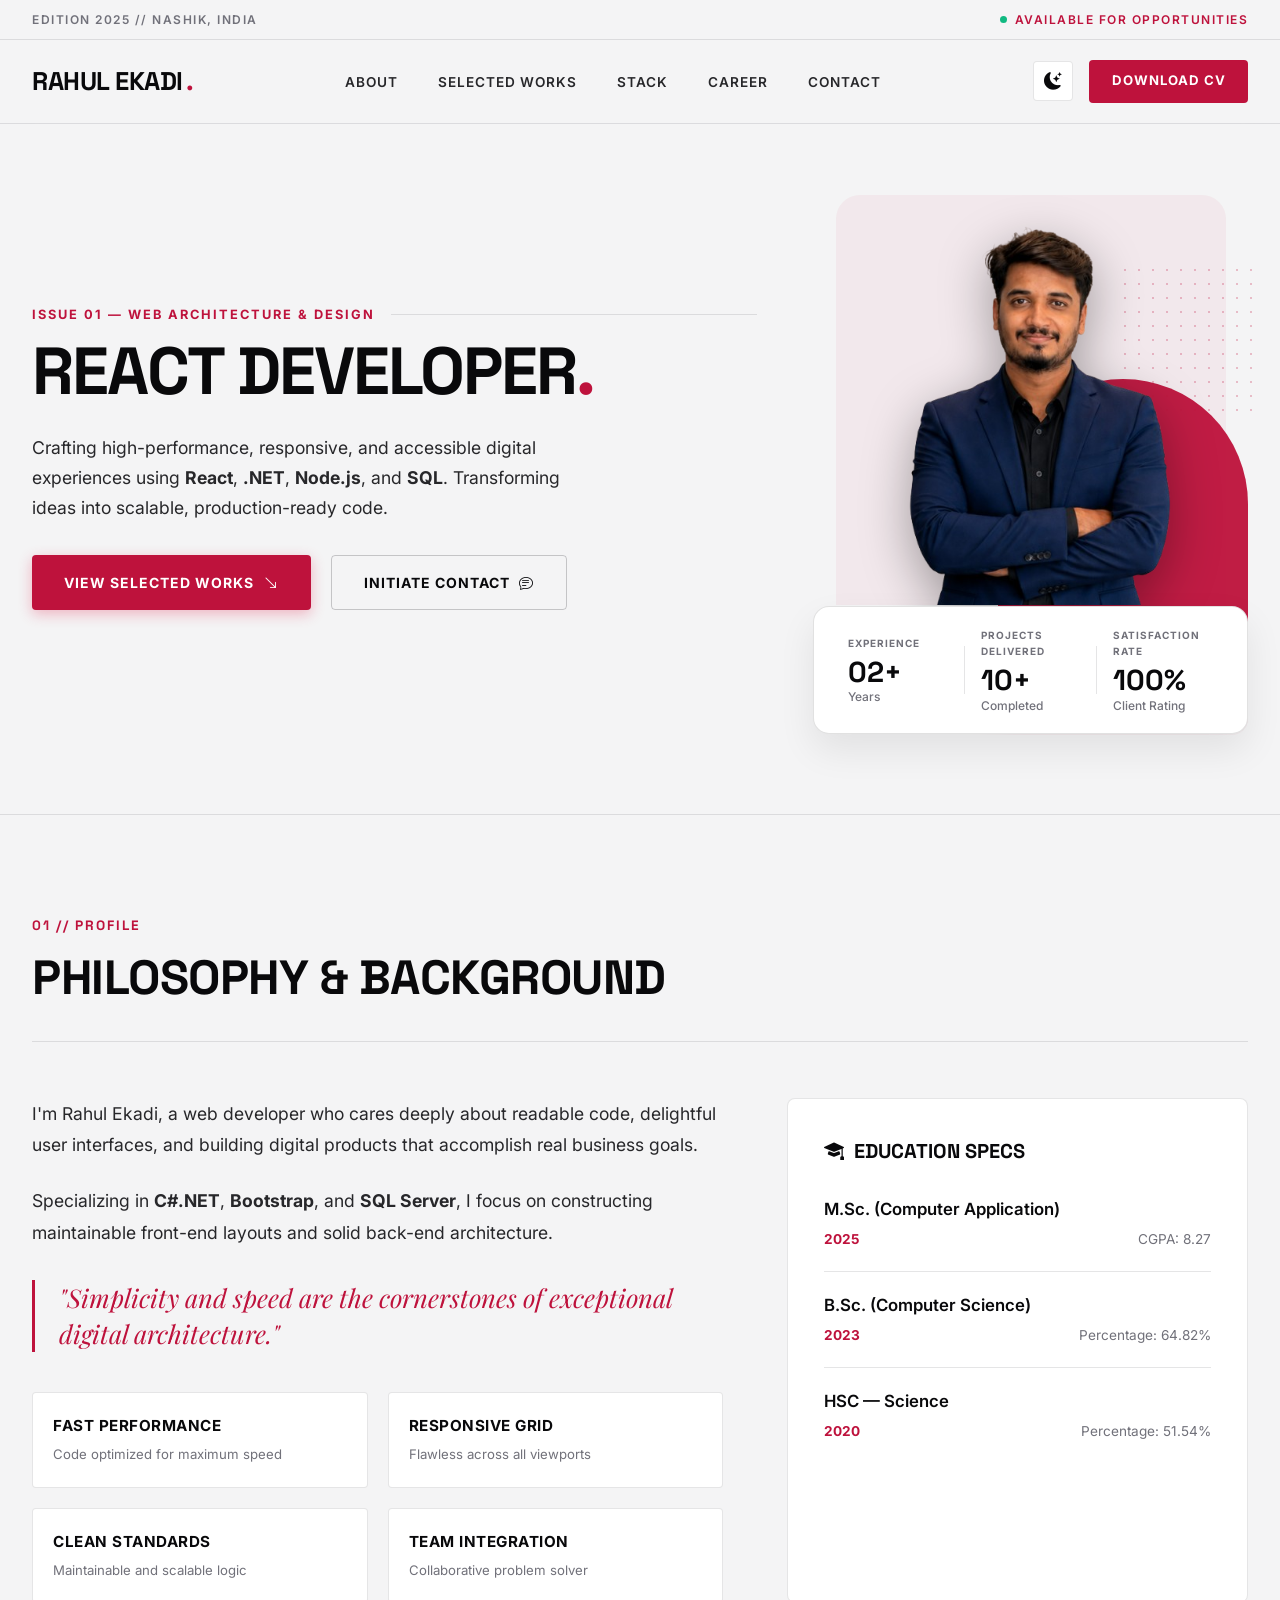
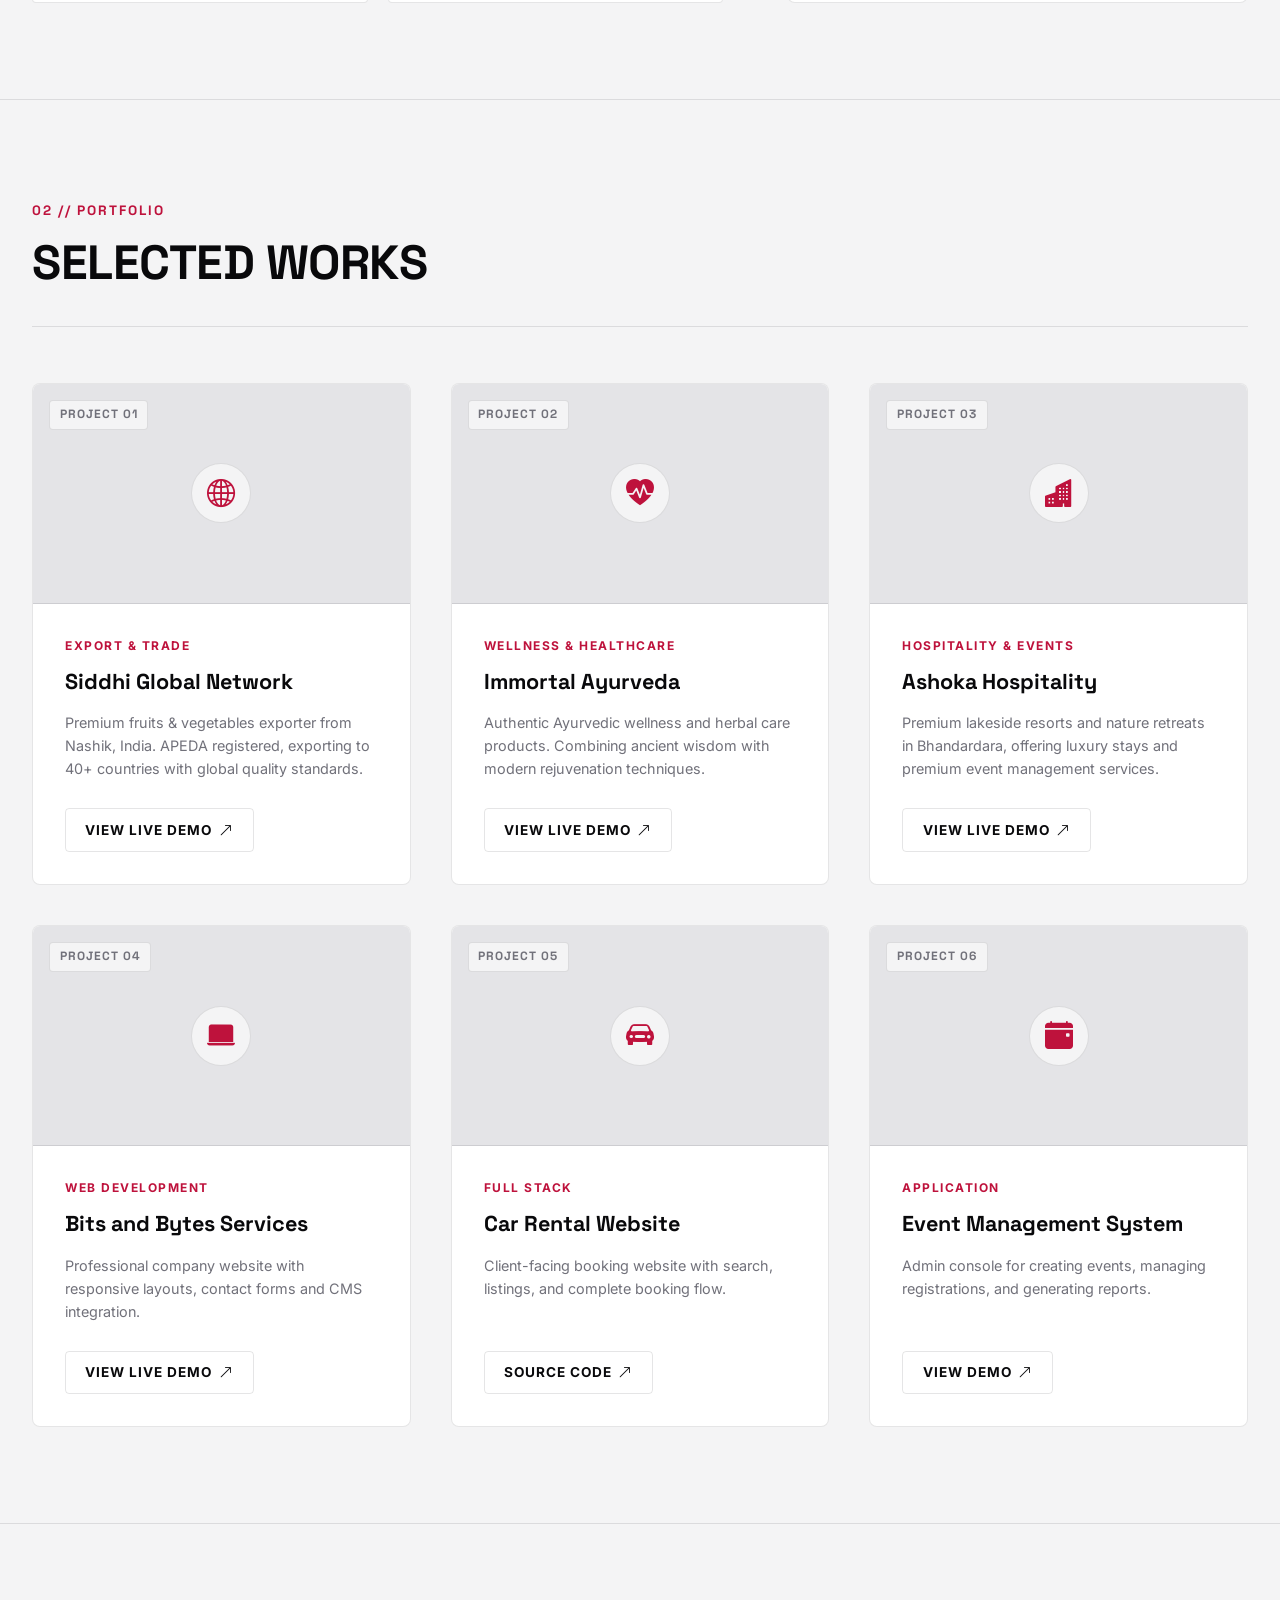
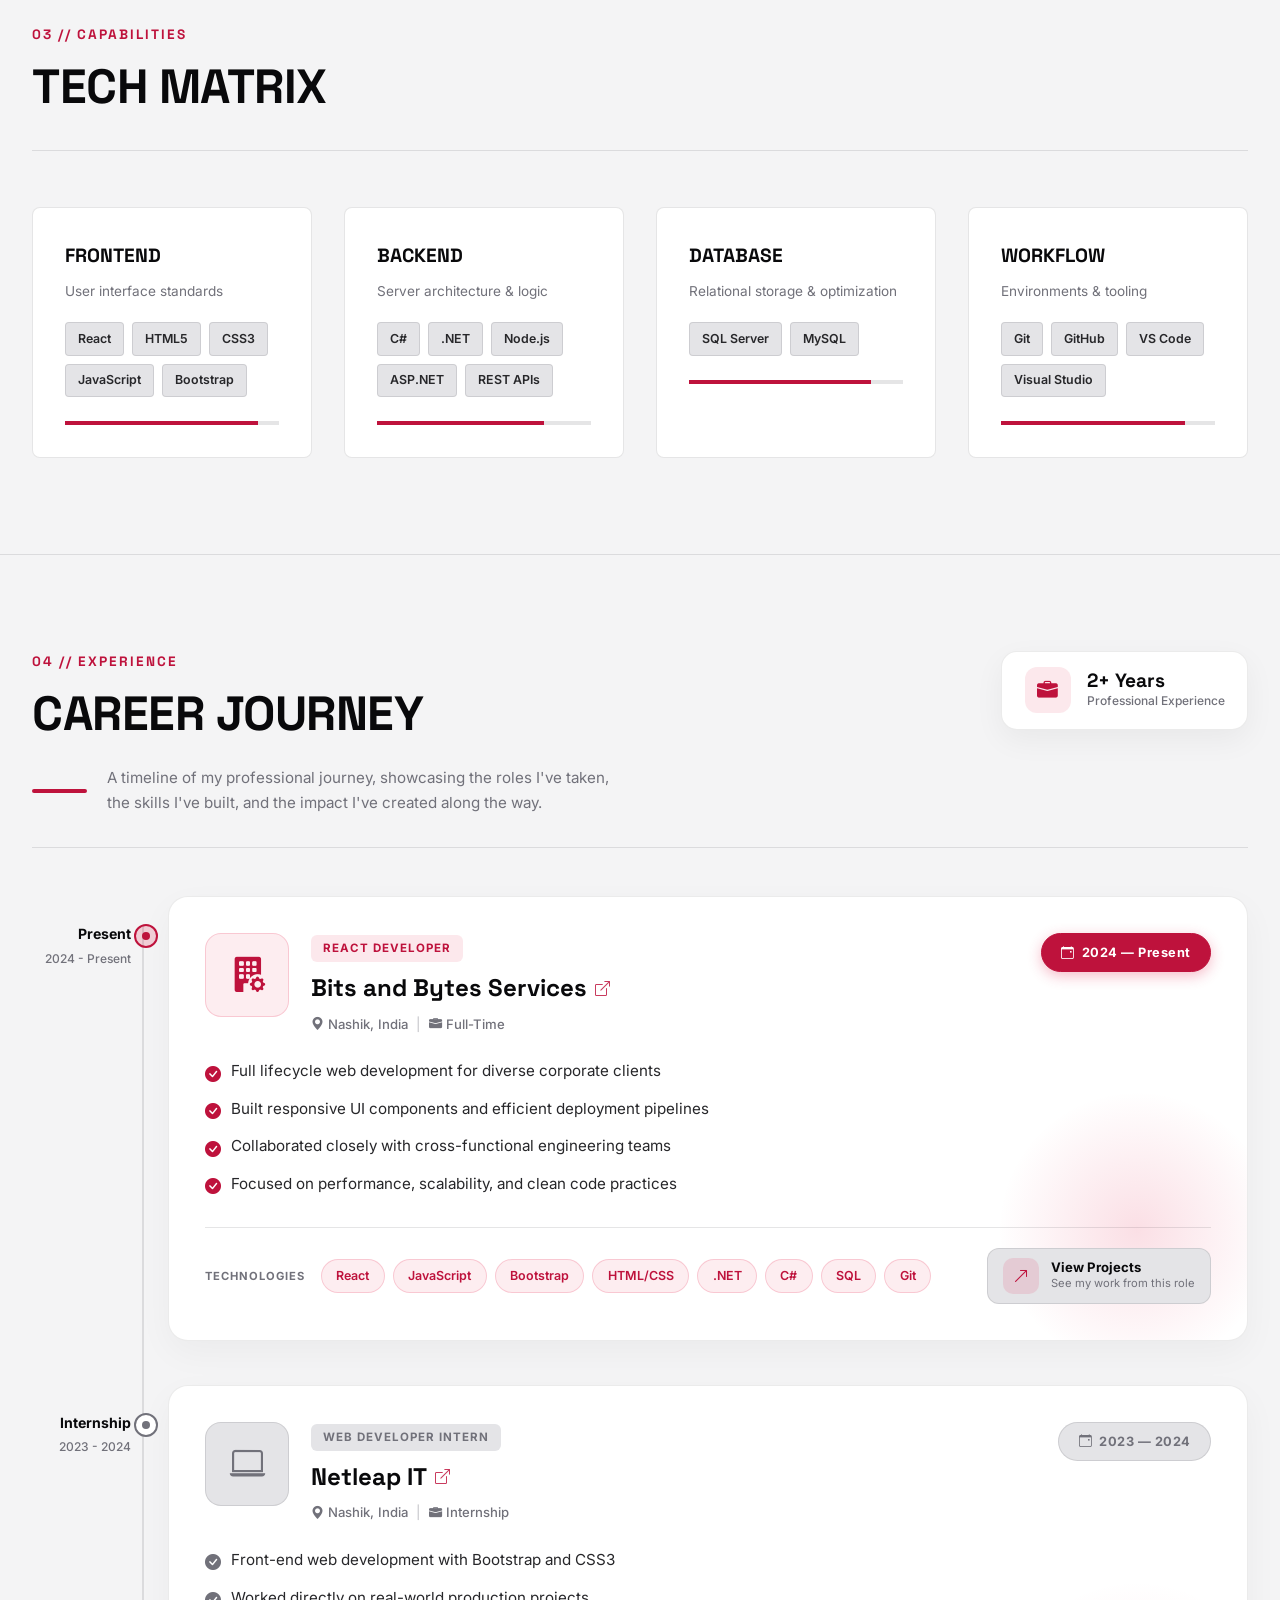
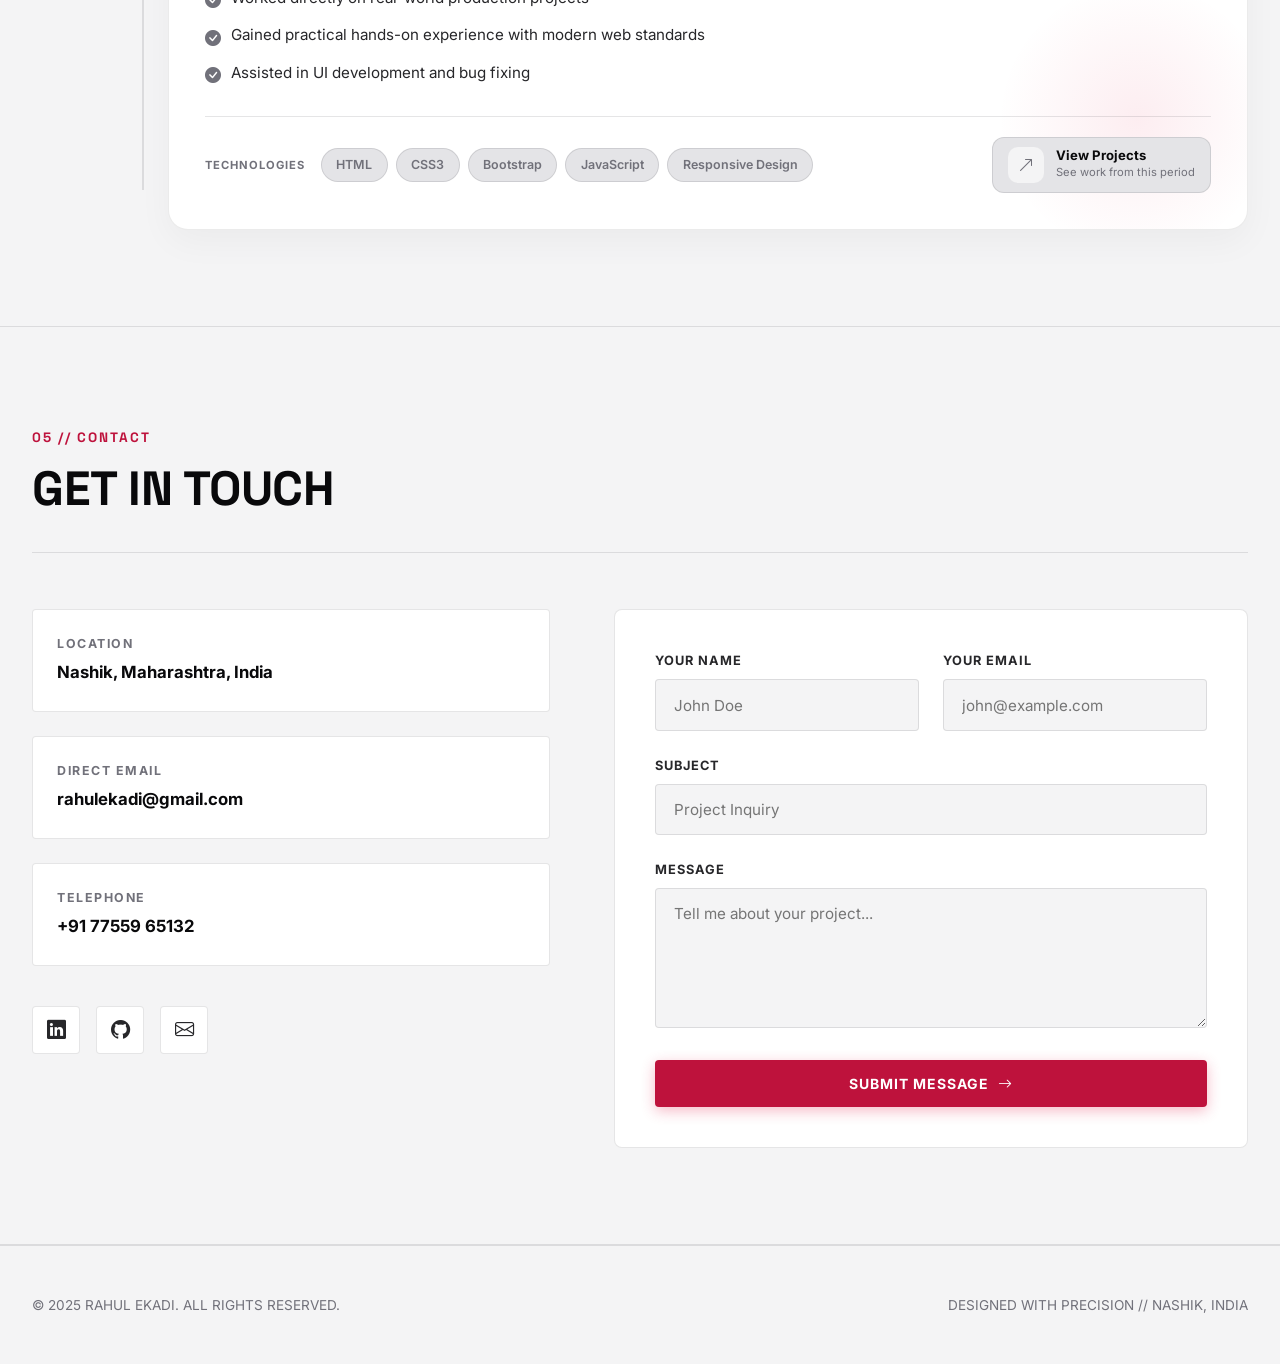
<file: index.html>
<!DOCTYPE html>
<html lang="en" data-theme="dark">

<head>
  <meta charset="utf-8" />
  <meta name="viewport" content="width=device-width, initial-scale=1" />

  <!-- Primary Meta Tags -->
  <title>Rahul Ekadi — React Developer</title>
  <meta name="title" content="Rahul Ekadi — React Developer" />
  <meta name="description"
    content="Portfolio of Rahul Ekadi — React Developer specializing in React, .NET, Node.js, C#, HTML, CSS, Bootstrap, and SQL Server. Delivering fast, modern, and accessible web applications." />
  <meta name="author" content="Rahul Ekadi" />
  <meta name="keywords"
    content="Rahul Ekadi, React Developer, Front End Developer, Web Developer, .NET Developer, Software Engineer, Nashik, C#, SQL Server, Bootstrap, Portfolio" />
  <link rel="canonical" href="https://rahulekadi.github.io/" />

  <!-- Open Graph / Facebook -->
  <meta property="og:type" content="website" />
  <meta property="og:url" content="https://rahulekadi.github.io/" />
  <meta property="og:title" content="Rahul Ekadi — React Developer" />
  <meta property="og:description"
    content="Explore the personal portfolio of Rahul Ekadi featuring React, full-stack .NET and modern front-end web development projects." />
  <meta property="og:image" content="myimage.png" />

  <!-- Twitter -->
  <meta property="twitter:card" content="summary_large_image" />
  <meta property="twitter:url" content="https://rahulekadi.github.io/" />
  <meta property="twitter:title" content="Rahul Ekadi — React Developer" />
  <meta property="twitter:description"
    content="Explore the personal portfolio of Rahul Ekadi featuring React, full-stack .NET and modern front-end web development projects." />
  <meta property="twitter:image" content="myimage.png" />

  <!-- Preconnect & Google Fonts (Serif + Sans Serif Editorial Pair) -->
  <link rel="preconnect" href="https://fonts.googleapis.com" />
  <link rel="preconnect" href="https://fonts.gstatic.com" crossorigin />
  <link
    href="https://fonts.googleapis.com/css2?family=Inter:wght@300;400;500;600;700&family=Playfair+Display:ital,wght@0,600;1,400&family=Space+Grotesk:wght@500;600;700&display=swap"
    rel="stylesheet" />

  <!-- External Stylesheets -->
  <link rel="stylesheet" href="https://cdn.jsdelivr.net/npm/bootstrap-icons@1.11.3/font/bootstrap-icons.css" />
  <link rel="stylesheet" href="css/style.css" />
</head>

<body>

  <!-- Editorial Top Bar -->
  <div class="editorial-top-bar">
    <span>EDITION 2025 // NASHIK, INDIA</span>
    <span class="top-bar-badge">
      <span class="pulse-dot"></span> AVAILABLE FOR OPPORTUNITIES
    </span>
  </div>

  <!-- Header Navigation -->
  <header class="navbar" id="navbar">
    <div class="nav-container">
      <a href="#hero" class="logo" aria-label="Rahul Ekadi Home">
        RAHUL EKADI<span>.</span>
      </a>

      <nav aria-label="Main Navigation">
        <ul class="nav-menu" id="navMenu">
          <li><a href="#about" class="nav-link">About</a></li>
          <li><a href="#projects" class="nav-link">Selected Works</a></li>
          <li><a href="#skills" class="nav-link">Stack</a></li>
          <li><a href="#experience" class="nav-link">Career</a></li>
          <li><a href="#contact" class="nav-link">Contact</a></li>
        </ul>
      </nav>

      <div class="nav-actions">
        <button class="theme-toggle-btn" id="themeToggle" aria-label="Toggle theme">
          <i class="bi bi-sun-fill"></i>
        </button>
        <a href="Rahul_Ekadi_React_JS_Developer_Resume_LinkedIn.pdf" class="nav-cta" download="Rahul_Ekadi_React_JS_Developer_Resume.pdf">
          Download CV
        </a>

        <button class="hamburger-btn" id="hamburgerBtn" aria-label="Toggle menu">
          <span class="hamburger-line"></span>
          <span class="hamburger-line"></span>
          <span class="hamburger-line"></span>
        </button>
      </div>
    </div>
  </header>

  <main>
    <!-- Editorial Hero Section -->
    <section class="editorial-hero" id="hero">
      <div class="editorial-hero-grid">
        <!-- Left Column: Content & Calls to Action -->
        <div class="hero-content-col reveal">
          <div class="hero-issue-tag">
            <span>ISSUE 01 — WEB ARCHITECTURE & DESIGN</span>
          </div>

          <h1 class="editorial-headline">
            REACT DEVELOPER<span>.</span>
          </h1>

          <p class="hero-editorial-desc">
            Crafting high-performance, responsive, and accessible digital experiences using <strong>React</strong>, <strong>.NET</strong>, <strong>Node.js</strong>, and <strong>SQL</strong>. Transforming ideas into scalable, production-ready code.
          </p>

          <div class="hero-cta-group">
            <a href="#projects" class="btn-editorial-primary">
              View Selected Works <i class="bi bi-arrow-down-right"></i>
            </a>
            <a href="#contact" class="btn-editorial-outline">
              Initiate Contact <i class="bi bi-chat-text"></i>
            </a>
          </div>
        </div>

        <!-- Right Column: Editorial Visual Container with Portrait & Overlapping Stats -->
        <div class="hero-visual-col reveal delay-1">
          <!-- Abstract Background Dot Pattern -->
          <div class="hero-dot-pattern" aria-hidden="true"></div>

          <!-- Abstract Organic Red Background Accent -->
          <div class="hero-red-shape" aria-hidden="true"></div>


          <!-- Portrait Image Card -->
          <div class="hero-portrait-card">
            <img src="myimage-removebg-preview.png" alt="Rahul Ekadi — Web Developer Portrait" class="hero-portrait-img" loading="eager" />
          </div>

          <!-- Overlapping Statistics Card -->
          <div class="hero-stats-card">
            <div class="stat-item">
              <span class="stat-label">EXPERIENCE</span>
              <span class="stat-num">02+</span>
              <span class="stat-sub">Years</span>
            </div>
            <div class="stat-divider"></div>
            <div class="stat-item">
              <span class="stat-label">PROJECTS DELIVERED</span>
              <span class="stat-num">10+</span>
              <span class="stat-sub">Completed</span>
            </div>
            <div class="stat-divider"></div>
            <div class="stat-item">
              <span class="stat-label">SATISFACTION RATE</span>
              <span class="stat-num">100%</span>
              <span class="stat-sub">Client Rating</span>
            </div>
          </div>
        </div>
      </div>
    </section>

    <!-- About Section -->
    <section class="section" id="about">
      <div class="section-header-editorial reveal">
        <div>
          <span class="section-num">01 // PROFILE</span>
          <h2 class="section-title">Philosophy & Background</h2>
        </div>
      </div>

      <div class="editorial-about-grid">
        <div class="editorial-story reveal">
          <p>
            I'm Rahul Ekadi, a web developer who cares deeply about readable code, delightful user interfaces, and building digital products that accomplish real business goals.
          </p>
          <p>
            Specializing in <strong>C#.NET</strong>, <strong>Bootstrap</strong>, and <strong>SQL Server</strong>, I focus on constructing maintainable front-end layouts and solid back-end architecture.
          </p>

          <blockquote class="editorial-pullquote">
            "Simplicity and speed are the cornerstones of exceptional digital architecture."
          </blockquote>

          <div class="editorial-highlights-grid">
            <div class="highlight-box-editorial">
              <h4>Fast Performance</h4>
              <p>Code optimized for maximum speed</p>
            </div>
            <div class="highlight-box-editorial">
              <h4>Responsive Grid</h4>
              <p>Flawless across all viewports</p>
            </div>
            <div class="highlight-box-editorial">
              <h4>Clean Standards</h4>
              <p>Maintainable and scalable logic</p>
            </div>
            <div class="highlight-box-editorial">
              <h4>Team Integration</h4>
              <p>Collaborative problem solver</p>
            </div>
          </div>
        </div>

        <div class="education-editorial-box reveal delay-1">
          <h3 class="edu-editorial-title">
            <i class="bi bi-mortarboard-fill"></i> Education Specs
          </h3>
          <div class="edu-editorial-item">
            <h4>M.Sc. (Computer Application)</h4>
            <div class="edu-editorial-meta">
              <span class="edu-year">2025</span>
              <span class="edu-score">CGPA: 8.27</span>
            </div>
          </div>
          <div class="edu-editorial-item">
            <h4>B.Sc. (Computer Science)</h4>
            <div class="edu-editorial-meta">
              <span class="edu-year">2023</span>
              <span class="edu-score">Percentage: 64.82%</span>
            </div>
          </div>
          <div class="edu-editorial-item">
            <h4>HSC — Science</h4>
            <div class="edu-editorial-meta">
              <span class="edu-year">2020</span>
              <span class="edu-score">Percentage: 51.54%</span>
            </div>
          </div>
        </div>
      </div>
    </section>

    <!-- Selected Works Section -->
    <section class="section" id="projects">
      <div class="section-header-editorial reveal">
        <div>
          <span class="section-num">02 // PORTFOLIO</span>
          <h2 class="section-title">Selected Works</h2>
        </div>
      </div>

      <div class="projects-editorial-grid">
        <!-- Project 1 -->
        <article class="project-editorial-card reveal">
          <div class="project-editorial-cover">
            <span class="project-num-badge">PROJECT 01</span>
            <div class="project-cover-icon">
              <i class="bi bi-globe2"></i>
            </div>
          </div>
          <div class="project-editorial-body">
            <span class="project-category-tag">Export & Trade</span>
            <h3>Siddhi Global Network</h3>
            <p>Premium fruits & vegetables exporter from Nashik, India. APEDA registered, exporting to 40+ countries with global quality standards.</p>
            <a href="https://siddhiglobalnetwork.com/" target="_blank" rel="noopener noreferrer" class="project-action-link">
              View Live Demo <i class="bi bi-arrow-up-right"></i>
            </a>
          </div>
        </article>

        <!-- Project 2 -->
        <article class="project-editorial-card reveal delay-1">
          <div class="project-editorial-cover">
            <span class="project-num-badge">PROJECT 02</span>
            <div class="project-cover-icon">
              <i class="bi bi-heart-pulse-fill"></i>
            </div>
          </div>
          <div class="project-editorial-body">
            <span class="project-category-tag">Wellness & Healthcare</span>
            <h3>Immortal Ayurveda</h3>
            <p>Authentic Ayurvedic wellness and herbal care products. Combining ancient wisdom with modern rejuvenation techniques.</p>
            <a href="https://immortalayurveda.com/" target="_blank" rel="noopener noreferrer" class="project-action-link">
              View Live Demo <i class="bi bi-arrow-up-right"></i>
            </a>
          </div>
        </article>

        <!-- Project 3 -->
        <article class="project-editorial-card reveal delay-2">
          <div class="project-editorial-cover">
            <span class="project-num-badge">PROJECT 03</span>
            <div class="project-cover-icon">
              <i class="bi bi-buildings-fill"></i>
            </div>
          </div>
          <div class="project-editorial-body">
            <span class="project-category-tag">Hospitality & Events</span>
            <h3>Ashoka Hospitality</h3>
            <p>Premium lakeside resorts and nature retreats in Bhandardara, offering luxury stays and premium event management services.</p>
            <a href="https://ashokahospitality.in/" target="_blank" rel="noopener noreferrer" class="project-action-link">
              View Live Demo <i class="bi bi-arrow-up-right"></i>
            </a>
          </div>
        </article>

        <!-- Project 4 -->
        <article class="project-editorial-card reveal">
          <div class="project-editorial-cover">
            <span class="project-num-badge">PROJECT 04</span>
            <div class="project-cover-icon">
              <i class="bi bi-laptop-fill"></i>
            </div>
          </div>
          <div class="project-editorial-body">
            <span class="project-category-tag">Web Development</span>
            <h3>Bits and Bytes Services</h3>
            <p>Professional company website with responsive layouts, contact forms and CMS integration.</p>
            <a href="https://bitsandbytesservices.com/" target="_blank" rel="noopener noreferrer" class="project-action-link">
              View Live Demo <i class="bi bi-arrow-up-right"></i>
            </a>
          </div>
        </article>

        <!-- Project 5 -->
        <article class="project-editorial-card reveal delay-1">
          <div class="project-editorial-cover">
            <span class="project-num-badge">PROJECT 05</span>
            <div class="project-cover-icon">
              <i class="bi bi-car-front-fill"></i>
            </div>
          </div>
          <div class="project-editorial-body">
            <span class="project-category-tag">Full Stack</span>
            <h3>Car Rental Website</h3>
            <p>Client-facing booking website with search, listings, and complete booking flow.</p>
            <a href="https://github.com/Rahul858520" target="_blank" rel="noopener noreferrer" class="project-action-link">
              Source Code <i class="bi bi-arrow-up-right"></i>
            </a>
          </div>
        </article>

        <!-- Project 6 -->
        <article class="project-editorial-card reveal delay-2">
          <div class="project-editorial-cover">
            <span class="project-num-badge">PROJECT 06</span>
            <div class="project-cover-icon">
              <i class="bi bi-calendar-event-fill"></i>
            </div>
          </div>
          <div class="project-editorial-body">
            <span class="project-category-tag">Application</span>
            <h3>Event Management System</h3>
            <p>Admin console for creating events, managing registrations, and generating reports.</p>
            <a href="https://github.com/Rahul858520" target="_blank" rel="noopener noreferrer" class="project-action-link">
              View Demo <i class="bi bi-arrow-up-right"></i>
            </a>
          </div>
        </article>
      </div>
    </section>

    <!-- Skills Section -->
    <section class="section" id="skills">
      <div class="section-header-editorial reveal">
        <div>
          <span class="section-num">03 // CAPABILITIES</span>
          <h2 class="section-title">Tech Matrix</h2>
        </div>
      </div>

      <div class="skills-editorial-grid">
        <div class="skill-editorial-card reveal">
          <h3>Frontend</h3>
          <p>User interface standards</p>
          <div class="skill-badge-list">
            <span class="skill-badge-item">React</span>
            <span class="skill-badge-item">HTML5</span>
            <span class="skill-badge-item">CSS3</span>
            <span class="skill-badge-item">JavaScript</span>
            <span class="skill-badge-item">Bootstrap</span>
          </div>
          <div class="skill-progress-bar">
            <div class="skill-progress-fill" data-fill="90"></div>
          </div>
        </div>

        <div class="skill-editorial-card reveal delay-1">
          <h3>Backend</h3>
          <p>Server architecture & logic</p>
          <div class="skill-badge-list">
            <span class="skill-badge-item">C#</span>
            <span class="skill-badge-item">.NET</span>
            <span class="skill-badge-item">Node.js</span>
            <span class="skill-badge-item">ASP.NET</span>
            <span class="skill-badge-item">REST APIs</span>
          </div>
          <div class="skill-progress-bar">
            <div class="skill-progress-fill" data-fill="78"></div>
          </div>
        </div>

        <div class="skill-editorial-card reveal delay-2">
          <h3>Database</h3>
          <p>Relational storage & optimization</p>
          <div class="skill-badge-list">
            <span class="skill-badge-item">SQL Server</span>
            <span class="skill-badge-item">MySQL</span>
          </div>
          <div class="skill-progress-bar">
            <div class="skill-progress-fill" data-fill="85"></div>
          </div>
        </div>

        <div class="skill-editorial-card reveal delay-3">
          <h3>Workflow</h3>
          <p>Environments & tooling</p>
          <div class="skill-badge-list">
            <span class="skill-badge-item">Git</span>
            <span class="skill-badge-item">GitHub</span>
            <span class="skill-badge-item">VS Code</span>
            <span class="skill-badge-item">Visual Studio</span>
          </div>
          <div class="skill-progress-bar">
            <div class="skill-progress-fill" data-fill="86"></div>
          </div>
        </div>
      </div>
    </section>

    <!-- Career Experience Section -->
    <section class="section" id="experience">
      <!-- Experience Header -->
      <div class="experience-header-editorial reveal">
        <div class="exp-header-left">
          <span class="section-num">04 // EXPERIENCE</span>
          <h2 class="section-title">CAREER JOURNEY</h2>
          <div class="title-sub-row">
            <div class="title-accent-bar"></div>
            <p class="exp-header-desc">
              A timeline of my professional journey, showcasing the roles I've taken, the skills I've built, and the impact I've created along the way.
            </p>
          </div>
        </div>

        <!-- Top Right Years of Experience Card -->
        <div class="exp-header-badge-card">
          <div class="exp-badge-icon-box">
            <i class="bi bi-briefcase-fill"></i>
          </div>
          <div class="exp-badge-text-group">
            <span class="exp-badge-val">2+ Years</span>
            <span class="exp-badge-label">Professional Experience</span>
          </div>
        </div>
      </div>

      <!-- Experience Timeline Container -->
      <div class="experience-timeline-wrap">
        <!-- Vertical Timeline Line -->
        <div class="timeline-vertical-line"></div>

        <!-- Experience Item 1 (Present Role) -->
        <div class="experience-timeline-item reveal">
          <!-- Timeline Axis Label (Left of line) -->
          <div class="timeline-axis-label">
            <span class="axis-role-name">Present</span>
            <span class="axis-date-str">2024 - Present</span>
          </div>

          <!-- Timeline Node Circle -->
          <div class="timeline-node active">
            <span class="timeline-dot"></span>
          </div>

          <!-- Main Experience Card -->
          <div class="experience-card">
            <!-- Background Arch Watermark Glow -->
            <div class="exp-bg-arch-glow active" aria-hidden="true"></div>

            <div class="exp-card-header">
              <!-- Company Logo Box (Placeholder icon until logo is provided) -->
              <div class="exp-logo-box active">
                <i class="bi bi-building-fill-gear"></i>
              </div>

              <div class="exp-card-title-group">
                <span class="exp-role-tag active">REACT DEVELOPER</span>
                <h3 class="exp-company-title">
                  <a href="https://bitsandbytesservices.com/" target="_blank" rel="noopener noreferrer" class="exp-company-link">
                    Bits and Bytes Services <i class="bi bi-box-arrow-up-right exp-link-icon"></i>
                  </a>
                </h3>
                <div class="exp-meta-location">
                  <span><i class="bi bi-geo-alt-fill"></i> Nashik, India</span>
                  <span class="meta-sep">|</span>
                  <span><i class="bi bi-briefcase-fill"></i> Full-Time</span>
                </div>
              </div>

              <div class="exp-date-pill active">
                <i class="bi bi-calendar-event"></i> 2024 — Present
              </div>
            </div>

            <!-- Bullet Points with Custom Circle Checkmarks -->
            <ul class="exp-bullet-list active">
              <li>
                <i class="bi bi-check-circle-fill exp-check-icon active"></i>
                <span>Full lifecycle web development for diverse corporate clients</span>
              </li>
              <li>
                <i class="bi bi-check-circle-fill exp-check-icon active"></i>
                <span>Built responsive UI components and efficient deployment pipelines</span>
              </li>
              <li>
                <i class="bi bi-check-circle-fill exp-check-icon active"></i>
                <span>Collaborated closely with cross-functional engineering teams</span>
              </li>
              <li>
                <i class="bi bi-check-circle-fill exp-check-icon active"></i>
                <span>Focused on performance, scalability, and clean code practices</span>
              </li>
            </ul>

            <!-- Technologies Row + Bottom Right Action Button -->
            <div class="exp-footer-row">
              <div class="exp-tech-group">
                <span class="exp-tech-label">TECHNOLOGIES</span>
                <div class="exp-skills-row">
                  <span class="exp-skill-pill active">React</span>
                  <span class="exp-skill-pill active">JavaScript</span>
                  <span class="exp-skill-pill active">Bootstrap</span>
                  <span class="exp-skill-pill active">HTML/CSS</span>
                  <span class="exp-skill-pill active">.NET</span>
                  <span class="exp-skill-pill active">C#</span>
                  <span class="exp-skill-pill active">SQL</span>
                  <span class="exp-skill-pill active">Git</span>
                </div>
              </div>

              <!-- View Projects Action Link Widget -->
              <a href="#projects" class="exp-projects-action active">
                <div class="action-arrow-box active">
                  <i class="bi bi-arrow-up-right"></i>
                </div>
                <div class="action-text-box">
                  <span class="action-title">View Projects</span>
                  <span class="action-desc">See my work from this role</span>
                </div>
              </a>
            </div>
          </div>
        </div>

        <!-- Experience Item 2 (Past Role - Internship) -->
        <div class="experience-timeline-item reveal delay-1">
          <!-- Timeline Axis Label (Left of line) -->
          <div class="timeline-axis-label">
            <span class="axis-role-name">Internship</span>
            <span class="axis-date-str">2023 - 2024</span>
          </div>

          <!-- Timeline Node Circle -->
          <div class="timeline-node">
            <span class="timeline-dot"></span>
          </div>

          <!-- Main Experience Card -->
          <div class="experience-card">
            <!-- Background Arch Watermark Glow -->
            <div class="exp-bg-arch-glow" aria-hidden="true"></div>

            <div class="exp-card-header">
              <!-- Company Logo Box (Placeholder icon until logo is provided) -->
              <div class="exp-logo-box">
                <i class="bi bi-laptop"></i>
              </div>

              <div class="exp-card-title-group">
                <span class="exp-role-tag">WEB DEVELOPER INTERN</span>
                <h3 class="exp-company-title">
                  <a href="https://netleapsolutions.com/" target="_blank" rel="noopener noreferrer" class="exp-company-link">
                    Netleap IT <i class="bi bi-box-arrow-up-right exp-link-icon"></i>
                  </a>
                </h3>
                <div class="exp-meta-location">
                  <span><i class="bi bi-geo-alt-fill"></i> Nashik, India</span>
                  <span class="meta-sep">|</span>
                  <span><i class="bi bi-briefcase-fill"></i> Internship</span>
                </div>
              </div>

              <div class="exp-date-pill">
                <i class="bi bi-calendar-event"></i> 2023 — 2024
              </div>
            </div>

            <!-- Bullet Points with Custom Circle Checkmarks -->
            <ul class="exp-bullet-list">
              <li>
                <i class="bi bi-check-circle-fill exp-check-icon"></i>
                <span>Front-end web development with Bootstrap and CSS3</span>
              </li>
              <li>
                <i class="bi bi-check-circle-fill exp-check-icon"></i>
                <span>Worked directly on real-world production projects</span>
              </li>
              <li>
                <i class="bi bi-check-circle-fill exp-check-icon"></i>
                <span>Gained practical hands-on experience with modern web standards</span>
              </li>
              <li>
                <i class="bi bi-check-circle-fill exp-check-icon"></i>
                <span>Assisted in UI development and bug fixing</span>
              </li>
            </ul>

            <!-- Technologies Row + Bottom Right Action Button -->
            <div class="exp-footer-row">
              <div class="exp-tech-group">
                <span class="exp-tech-label">TECHNOLOGIES</span>
                <div class="exp-skills-row">
                  <span class="exp-skill-pill">HTML</span>
                  <span class="exp-skill-pill">CSS3</span>
                  <span class="exp-skill-pill">Bootstrap</span>
                  <span class="exp-skill-pill">JavaScript</span>
                  <span class="exp-skill-pill">Responsive Design</span>
                </div>
              </div>

              <!-- View Projects Action Link Widget -->
              <a href="#projects" class="exp-projects-action">
                <div class="action-arrow-box">
                  <i class="bi bi-arrow-up-right"></i>
                </div>
                <div class="action-text-box">
                  <span class="action-title">View Projects</span>
                  <span class="action-desc">See work from this period</span>
                </div>
              </a>
            </div>
          </div>
        </div>
      </div>
    </section>

    <!-- Contact Section -->
    <section class="section" id="contact">
      <div class="section-header-editorial reveal">
        <div>
          <span class="section-num">05 // CONTACT</span>
          <h2 class="section-title">Get In Touch</h2>
        </div>
      </div>

      <div class="contact-editorial-grid">
        <div class="contact-info-editorial reveal">
          <div class="contact-item-editorial">
            <h4>Location</h4>
            <p>Nashik, Maharashtra, India</p>
          </div>

          <div class="contact-item-editorial">
            <h4>Direct Email</h4>
            <a href="mailto:rahulekadi@gmail.com">rahulekadi@gmail.com</a>
          </div>

          <div class="contact-item-editorial">
            <h4>Telephone</h4>
            <a href="tel:+917755965132">+91 77559 65132</a>
          </div>

          <div class="social-editorial-links">
            <a href="https://linkedin.com" target="_blank" rel="noopener noreferrer" class="social-editorial-link" aria-label="LinkedIn">
              <i class="bi bi-linkedin"></i>
            </a>
            <a href="https://github.com/Rahul858520" target="_blank" rel="noopener noreferrer" class="social-editorial-link" aria-label="GitHub">
              <i class="bi bi-github"></i>
            </a>
            <a href="mailto:rahulekadi@gmail.com" class="social-editorial-link" aria-label="Email">
              <i class="bi bi-envelope"></i>
            </a>
          </div>
        </div>

        <div class="contact-form-editorial reveal delay-1">
          <form id="contactForm" action="https://formspree.io/f/your_form_id" method="POST">
            <div class="form-row">
              <div class="form-group">
                <label for="formName">Your Name</label>
                <input type="text" id="formName" name="name" class="form-input" placeholder="John Doe" required />
              </div>
              <div class="form-group">
                <label for="formEmail">Your Email</label>
                <input type="email" id="formEmail" name="email" class="form-input" placeholder="john@example.com" required />
              </div>
            </div>

            <div class="form-group">
              <label for="formSubject">Subject</label>
              <input type="text" id="formSubject" name="subject" class="form-input" placeholder="Project Inquiry" />
            </div>

            <div class="form-group">
              <label for="formMessage">Message</label>
              <textarea id="formMessage" name="message" class="form-input" placeholder="Tell me about your project..." required></textarea>
            </div>

            <button type="submit" class="btn-editorial-primary" style="width: 100%; justify-content: center;">
              Submit Message <i class="bi bi-arrow-right"></i>
            </button>

            <div class="form-feedback" id="formFeedback" role="alert"></div>
          </form>
        </div>
      </div>
    </section>
  </main>

  <!-- Editorial Footer -->
  <footer class="editorial-footer">
    <p>© 2025 RAHUL EKADI. ALL RIGHTS RESERVED.</p>
    <p>DESIGNED WITH PRECISION // NASHIK, INDIA</p>
  </footer>

  <script src="js/script.js"></script>
</body>

</html>
</file>
<file: css/style.css>
/* ==========================================================================
   Rahul Ekadi Portfolio - Modern Minimalist Editorial Magazine Template
   Architecture: High-Fashion Swiss Grid, Editorial Typography, Bold Impact
   ========================================================================== */

/* --------------------------------------------------------------------------
   1. Design System & Theme Variables
   -------------------------------------------------------------------------- */
:root {
  /* Dark Editorial Obsidian Palette (Default) */
  --bg-primary: #09090b;
  --bg-secondary: #121215;
  --bg-card: #18181b;
  --bg-card-hover: #27272a;
  --bg-nav: rgba(9, 9, 11, 0.88);

  --accent-primary: #e11d48;     /* Crimson Red Accent */
  --accent-secondary: #f43f5e;   /* Rose Red */
  --accent-glow: rgba(225, 29, 72, 0.25);

  --text-primary: #fafafa;
  --text-secondary: #d4d4d8;
  --text-muted: #a1a1aa;

  --border-subtle: rgba(255, 255, 255, 0.1);
  --border-strong: rgba(255, 255, 255, 0.2);
  --border-accent: rgba(225, 29, 72, 0.5);

  --gradient-main: linear-gradient(135deg, #e11d48, #f43f5e);
  --gradient-text: linear-gradient(135deg, #ffffff, #a1a1aa);

  --shadow-sm: 0 4px 14px rgba(0, 0, 0, 0.4);
  --shadow-md: 0 12px 35px rgba(0, 0, 0, 0.6);

  --font-heading: 'Space Grotesk', -apple-system, BlinkMacSystemFont, sans-serif;
  --font-serif: 'Playfair Display', Georgia, serif;
  --font-body: 'Inter', -apple-system, BlinkMacSystemFont, sans-serif;

  --radius-sm: 4px;
  --radius-md: 8px;
  --radius-lg: 16px;
  --radius-full: 9999px;

  --transition-fast: 0.2s ease;
  --transition-normal: 0.3s cubic-bezier(0.4, 0, 0.2, 1);
}

/* Light Editorial Paper Palette (Toggled) */
[data-theme="light"] {
  --bg-primary: #f4f4f5;
  --bg-secondary: #e4e4e7;
  --bg-card: #ffffff;
  --bg-card-hover: #ffffff;
  --bg-nav: rgba(244, 244, 245, 0.9);

  --accent-primary: #be123c;     /* Deep Crimson */
  --accent-secondary: #e11d48;
  --accent-glow: rgba(190, 18, 60, 0.15);

  --text-primary: #09090b;
  --text-secondary: #27272a;
  --text-muted: #71717a;

  --border-subtle: rgba(9, 9, 11, 0.1);
  --border-strong: rgba(9, 9, 11, 0.2);
  --border-accent: rgba(190, 18, 60, 0.4);

  --shadow-sm: 0 4px 12px rgba(0, 0, 0, 0.04);
  --shadow-md: 0 12px 32px rgba(0, 0, 0, 0.08);
}

/* --------------------------------------------------------------------------
   2. Base Reset & Layout Frame
   -------------------------------------------------------------------------- */
*, *::before, *::after {
  margin: 0;
  padding: 0;
  box-sizing: border-box;
}

html {
  scroll-behavior: smooth;
  font-size: 16px;
}

body {
  font-family: var(--font-body);
  background-color: var(--bg-primary);
  color: var(--text-primary);
  line-height: 1.65;
  overflow-x: hidden;
  transition: background-color var(--transition-normal), color var(--transition-normal);
  -webkit-font-smoothing: antialiased;
}

a {
  color: inherit;
  text-decoration: none;
  transition: color var(--transition-fast);
}

button {
  font-family: inherit;
  cursor: pointer;
  border: none;
  background: none;
}

img {
  max-width: 100%;
  height: auto;
  display: block;
}

:focus-visible {
  outline: 2px solid var(--accent-primary);
  outline-offset: 4px;
}

/* Background Ambient Orbs (NO GRID) */
.bg-animation {
  position: fixed;
  inset: 0;
  z-index: -2;
  overflow: hidden;
  pointer-events: none;
}

/* Custom Cursor Disabled */
.cursor-dot, .cursor-outline {
  display: none !important;
}

/* --------------------------------------------------------------------------
   4. Editorial Top Bar & Navigation
   -------------------------------------------------------------------------- */
.editorial-top-bar {
  border-bottom: 1px solid var(--border-subtle);
  padding: 0.6rem 2rem;
  font-size: 0.75rem;
  font-weight: 600;
  letter-spacing: 1.5px;
  text-transform: uppercase;
  color: var(--text-muted);
  display: flex;
  justify-content: space-between;
  align-items: center;
}

.top-bar-badge {
  display: flex;
  align-items: center;
  gap: 0.5rem;
  color: var(--accent-primary);
}

.pulse-dot {
  width: 7px;
  height: 7px;
  background-color: #10b981;
  border-radius: 50%;
  box-shadow: 0 0 0 0 rgba(16, 185, 129, 0.7);
  animation: pulseDot 2s infinite;
}

@keyframes pulseDot {
  0% { box-shadow: 0 0 0 0 rgba(16, 185, 129, 0.7); }
  70% { box-shadow: 0 0 0 6px rgba(16, 185, 129, 0); }
  100% { box-shadow: 0 0 0 0 rgba(16, 185, 129, 0); }
}

.navbar {
  position: sticky;
  top: 0;
  left: 0;
  width: 100%;
  z-index: 1000;
  padding: 1.25rem 0;
  background-color: var(--bg-nav);
  backdrop-filter: blur(16px);
  -webkit-backdrop-filter: blur(16px);
  border-bottom: 1px solid var(--border-subtle);
  transition: all var(--transition-normal);
}

.nav-container {
  max-width: 1280px;
  margin: 0 auto;
  padding: 0 2rem;
  display: flex;
  justify-content: space-between;
  align-items: center;
}

.logo {
  font-family: var(--font-heading);
  font-size: 1.6rem;
  font-weight: 700;
  letter-spacing: -0.5px;
  color: var(--text-primary);
  display: inline-flex;
  align-items: center;
  gap: 0.2rem;
}

.logo span {
  color: var(--accent-primary);
}

.nav-menu {
  display: flex;
  align-items: center;
  gap: 2.5rem;
  list-style: none;
}

.nav-link {
  color: var(--text-secondary);
  font-size: 0.85rem;
  font-weight: 600;
  text-transform: uppercase;
  letter-spacing: 1px;
  position: relative;
  padding: 0.4rem 0;
}

.nav-link:hover, .nav-link.active {
  color: var(--accent-primary);
}

.nav-actions {
  display: flex;
  align-items: center;
  gap: 1rem;
}

.theme-toggle-btn {
  width: 40px;
  height: 40px;
  border-radius: var(--radius-sm);
  display: flex;
  align-items: center;
  justify-content: center;
  background-color: var(--bg-card);
  border: 1px solid var(--border-subtle);
  color: var(--text-primary);
  font-size: 1.1rem;
  transition: all var(--transition-normal);
}

.theme-toggle-btn:hover {
  border-color: var(--accent-primary);
  color: var(--accent-primary);
}

.nav-cta {
  background: var(--accent-primary);
  color: #ffffff !important;
  font-weight: 700;
  padding: 0.65rem 1.4rem;
  border-radius: var(--radius-sm);
  font-size: 0.825rem;
  text-transform: uppercase;
  letter-spacing: 1px;
  display: inline-flex;
  align-items: center;
  gap: 0.5rem;
  transition: all var(--transition-normal);
}

.nav-cta:hover {
  transform: translateY(-2px);
  box-shadow: var(--shadow-sm);
  background-color: var(--accent-secondary);
}

.hamburger-btn {
  display: none;
  flex-direction: column;
  justify-content: space-around;
  width: 30px;
  height: 28px;
  background: transparent;
  border: none;
  cursor: pointer;
}

.hamburger-line {
  width: 100%;
  height: 2px;
  background-color: var(--text-primary);
}

/* --------------------------------------------------------------------------
   5. Editorial Hero Section (Single-line Headline & Balanced Visual)
   -------------------------------------------------------------------------- */
.editorial-hero {
  padding: 3.5rem 2rem 5rem;
  max-width: 1280px;
  margin: 0 auto;
  border-bottom: 1px solid var(--border-subtle);
  position: relative;
}

.hero-issue-tag {
  font-size: 0.8rem;
  font-weight: 700;
  text-transform: uppercase;
  letter-spacing: 2px;
  color: var(--accent-primary);
  margin-bottom: 0.85rem;
  display: flex;
  align-items: center;
  gap: 1rem;
}

.hero-issue-tag::after {
  content: '';
  flex-grow: 1;
  height: 1px;
  background-color: var(--border-subtle);
}

.editorial-hero-grid {
  display: grid;
  grid-template-columns: 1.25fr 0.75fr;
  gap: 3.5rem;
  align-items: center;
}

.hero-content-col {
  display: flex;
  flex-direction: column;
}

.editorial-headline {
  font-family: var(--font-heading);
  font-size: clamp(2.5rem, 5.2vw, 4.8rem);
  font-weight: 700;
  line-height: 1;
  letter-spacing: -0.03em;
  text-transform: uppercase;
  margin-bottom: 1.75rem;
  white-space: nowrap;
}

.editorial-headline span {
  color: var(--accent-primary);
}

.hero-editorial-desc {
  font-size: 1.1rem;
  color: var(--text-secondary);
  line-height: 1.7;
  max-width: 540px;
}

.hero-cta-group {
  display: flex;
  gap: 1.25rem;
  margin-top: 2rem;
  flex-wrap: wrap;
}

.btn-editorial-primary {
  background-color: var(--accent-primary);
  color: #ffffff;
  padding: 0.95rem 2rem;
  font-weight: 700;
  font-size: 0.875rem;
  text-transform: uppercase;
  letter-spacing: 1px;
  display: inline-flex;
  align-items: center;
  gap: 0.6rem;
  border-radius: var(--radius-sm);
  transition: all var(--transition-normal);
  box-shadow: 0 4px 14px rgba(225, 29, 72, 0.3);
}

.btn-editorial-primary:hover {
  background-color: var(--accent-secondary);
  transform: translateY(-2px);
  box-shadow: 0 8px 20px rgba(225, 29, 72, 0.4);
}

.btn-editorial-outline {
  background: transparent;
  border: 1px solid var(--border-strong);
  color: var(--text-primary);
  padding: 0.95rem 2rem;
  font-weight: 700;
  font-size: 0.875rem;
  text-transform: uppercase;
  letter-spacing: 1px;
  display: inline-flex;
  align-items: center;
  gap: 0.6rem;
  border-radius: var(--radius-sm);
  transition: all var(--transition-normal);
}

.btn-editorial-outline:hover {
  border-color: var(--accent-primary);
  color: var(--accent-primary);
  transform: translateY(-2px);
}

/* Right Column Visual Layout */
.hero-visual-col {
  position: relative;
  display: flex;
  flex-direction: column;
  align-items: center;
  justify-content: center;
  gap: 1rem;
}

/* Abstract Dot Pattern */
.hero-dot-pattern {
  position: absolute;
  top: 15%;
  right: -10px;
  width: 140px;
  height: 160px;
  background-image: radial-gradient(var(--accent-primary) 1.5px, transparent 1.5px);
  background-size: 14px 14px;
  opacity: 0.25;
  z-index: 0;
  pointer-events: none;
}

/* Red Background Arch Blob (Exact placement from reference design) */
.hero-red-shape {
  position: absolute;
  bottom: 25px;
  right: 0;
  width: 250px;
  height: 330px;
  background: var(--accent-primary);
  border-radius: 150px 150px 0 0;
  opacity: 0.95;
  z-index: 1;
  filter: none;
}

/* Soft ambient card container fill behind left shoulder */
.hero-portrait-card::before {
  content: '';
  position: absolute;
  top: 15px;
  left: 0;
  width: 100%;
  height: calc(100% - 15px);
  background: rgba(225, 29, 72, 0.04);
  border-radius: 24px 24px 0 0;
  z-index: -1;
}

[data-theme="light"] .hero-portrait-card::before {
  background: rgba(190, 18, 60, 0.05);
}

/* Portrait Card Container */
.hero-portrait-card {
  position: relative;
  z-index: 2;
  width: 100%;
  max-width: 390px;
  display: flex;
  justify-content: center;
  align-items: flex-end;
}

.hero-portrait-img {
  width: 100%;
  height: 425px;
  object-fit: contain;
  object-position: bottom center;
  display: block;
  filter: drop-shadow(0 15px 25px rgba(0, 0, 0, 0.35));
}

/* Overlapping Statistics Card (Exact Reference Design Layout) */
.hero-stats-card {
  position: relative;
  z-index: 5;
  width: 100%;
  max-width: 490px;
  background-color: var(--bg-card);
  border: 1px solid var(--border-strong);
  border-radius: 16px;
  padding: 1.25rem 1.6rem;
  box-shadow: 0 16px 36px rgba(0, 0, 0, 0.25);
  backdrop-filter: blur(16px);
  -webkit-backdrop-filter: blur(16px);
  display: flex;
  justify-content: space-between;
  align-items: center;
  gap: 0.5rem;
  margin-top: -15px;
}

[data-theme="light"] .hero-stats-card {
  background-color: #ffffff;
  box-shadow: 0 16px 36px rgba(0, 0, 0, 0.08);
  border-color: rgba(9, 9, 11, 0.12);
}

.stat-item {
  flex: 1;
  text-align: left;
  padding: 0 0.5rem;
}

.stat-label {
  display: block;
  font-size: 0.625rem;
  font-weight: 700;
  text-transform: uppercase;
  letter-spacing: 1px;
  color: var(--text-muted);
  margin-bottom: 0.4rem;
}

.stat-num {
  display: block;
  font-family: var(--font-heading);
  font-size: 1.8rem;
  font-weight: 700;
  color: var(--text-primary);
  line-height: 1;
  margin-bottom: 0.25rem;
}

.stat-sub {
  display: block;
  font-size: 0.75rem;
  font-weight: 500;
  color: var(--text-muted);
  line-height: 1.2;
}

.stat-divider {
  width: 1px;
  height: 48px;
  background-color: var(--border-subtle);
  flex-shrink: 0;
}

/* --------------------------------------------------------------------------
   6. Sections Core Layout
   -------------------------------------------------------------------------- */
.section {
  padding: 6rem 2rem;
  max-width: 1280px;
  margin: 0 auto;
  border-bottom: 1px solid var(--border-subtle);
}

.section-header-editorial {
  display: flex;
  justify-content: space-between;
  align-items: flex-end;
  margin-bottom: 3.5rem;
  padding-bottom: 1.5rem;
  border-bottom: 1px solid var(--border-subtle);
}

.section-num {
  font-family: var(--font-heading);
  font-size: 0.85rem;
  font-weight: 700;
  color: var(--accent-primary);
  letter-spacing: 2px;
}

.section-title {
  font-family: var(--font-heading);
  font-size: clamp(2rem, 4vw, 3rem);
  font-weight: 700;
  text-transform: uppercase;
  letter-spacing: -0.5px;
}

/* --------------------------------------------------------------------------
   7. About Section
   -------------------------------------------------------------------------- */
.editorial-about-grid {
  display: grid;
  grid-template-columns: 1.2fr 0.8fr;
  gap: 4rem;
}

.editorial-story p {
  font-size: 1.1rem;
  color: var(--text-secondary);
  margin-bottom: 1.5rem;
  line-height: 1.8;
}

.editorial-pullquote {
  font-family: var(--font-serif);
  font-size: 1.6rem;
  font-style: italic;
  color: var(--accent-primary);
  border-left: 3px solid var(--accent-primary);
  padding-left: 1.5rem;
  margin: 2rem 0;
  line-height: 1.4;
}

.editorial-highlights-grid {
  display: grid;
  grid-template-columns: repeat(2, 1fr);
  gap: 1.25rem;
  margin-top: 2.5rem;
}

.highlight-box-editorial {
  background-color: var(--bg-card);
  border: 1px solid var(--border-subtle);
  border-radius: var(--radius-sm);
  padding: 1.25rem;
}

.highlight-box-editorial h4 {
  font-size: 0.95rem;
  font-weight: 700;
  text-transform: uppercase;
  letter-spacing: 0.5px;
  margin-bottom: 0.3rem;
  color: var(--text-primary);
}

.highlight-box-editorial p {
  font-size: 0.825rem;
  color: var(--text-muted);
  margin: 0;
}

.education-editorial-box {
  background-color: var(--bg-card);
  border: 1px solid var(--border-subtle);
  border-radius: var(--radius-md);
  padding: 2.25rem;
}

.edu-editorial-title {
  font-family: var(--font-heading);
  font-size: 1.25rem;
  font-weight: 700;
  text-transform: uppercase;
  margin-bottom: 1.75rem;
  display: flex;
  align-items: center;
  gap: 0.6rem;
}

.edu-editorial-item {
  border-bottom: 1px solid var(--border-subtle);
  padding-bottom: 1.25rem;
  margin-bottom: 1.25rem;
}

.edu-editorial-item:last-child {
  border-bottom: none;
  padding-bottom: 0;
  margin-bottom: 0;
}

.edu-editorial-item h4 {
  font-size: 1.05rem;
  font-weight: 600;
  margin-bottom: 0.3rem;
}

.edu-editorial-meta {
  display: flex;
  justify-content: space-between;
  font-size: 0.85rem;
}

.edu-year {
  color: var(--accent-primary);
  font-weight: 700;
}

.edu-score {
  color: var(--text-muted);
}

/* --------------------------------------------------------------------------
   8. Selected Projects Section (Magazine Cards)
   -------------------------------------------------------------------------- */
.projects-editorial-grid {
  display: grid;
  grid-template-columns: repeat(auto-fit, minmax(360px, 1fr));
  gap: 2.5rem;
}

.project-editorial-card {
  background-color: var(--bg-card);
  border: 1px solid var(--border-subtle);
  border-radius: var(--radius-md);
  overflow: hidden;
  display: flex;
  flex-direction: column;
  transition: all var(--transition-normal);
}

.project-editorial-card:hover {
  border-color: var(--accent-primary);
  transform: translateY(-6px);
}

.project-editorial-cover {
  height: 220px;
  background-color: var(--bg-secondary);
  border-bottom: 1px solid var(--border-subtle);
  display: flex;
  flex-direction: column;
  align-items: center;
  justify-content: center;
  padding: 1.5rem;
  position: relative;
}

.project-num-badge {
  position: absolute;
  top: 1rem;
  left: 1rem;
  font-family: var(--font-heading);
  font-size: 0.75rem;
  font-weight: 700;
  letter-spacing: 1px;
  color: var(--text-muted);
  background-color: var(--bg-primary);
  padding: 0.25rem 0.6rem;
  border-radius: var(--radius-sm);
  border: 1px solid var(--border-subtle);
}

.project-cover-icon {
  width: 60px;
  height: 60px;
  border-radius: 50%;
  background-color: var(--bg-primary);
  border: 1px solid var(--border-subtle);
  display: flex;
  align-items: center;
  justify-content: center;
  font-size: 1.75rem;
  color: var(--accent-primary);
}

.project-editorial-body {
  padding: 2rem;
  display: flex;
  flex-direction: column;
  flex-grow: 1;
}

.project-category-tag {
  font-size: 0.75rem;
  font-weight: 700;
  text-transform: uppercase;
  letter-spacing: 1.5px;
  color: var(--accent-primary);
  margin-bottom: 0.5rem;
}

.project-editorial-body h3 {
  font-family: var(--font-heading);
  font-size: 1.35rem;
  font-weight: 700;
  margin-bottom: 0.75rem;
}

.project-editorial-body p {
  font-size: 0.9rem;
  color: var(--text-muted);
  margin-bottom: 1.75rem;
  line-height: 1.6;
  flex-grow: 1;
}

.project-action-link {
  font-size: 0.85rem;
  font-weight: 700;
  text-transform: uppercase;
  letter-spacing: 1px;
  color: var(--text-primary);
  display: inline-flex;
  align-items: center;
  gap: 0.4rem;
  padding: 0.6rem 1.2rem;
  border-radius: var(--radius-sm);
  border: 1px solid var(--border-subtle);
  transition: all var(--transition-fast);
  align-self: flex-start;
}

.project-action-link:hover {
  background-color: var(--accent-primary);
  border-color: var(--accent-primary);
  color: #ffffff;
}

/* --------------------------------------------------------------------------
   9. Skills Section
   -------------------------------------------------------------------------- */
.skills-editorial-grid {
  display: grid;
  grid-template-columns: repeat(auto-fit, minmax(270px, 1fr));
  gap: 2rem;
}

.skill-editorial-card {
  background-color: var(--bg-card);
  border: 1px solid var(--border-subtle);
  border-radius: var(--radius-md);
  padding: 2rem;
  transition: all var(--transition-normal);
}

.skill-editorial-card:hover {
  border-color: var(--accent-primary);
  transform: translateY(-4px);
}

.skill-editorial-card h3 {
  font-family: var(--font-heading);
  font-size: 1.2rem;
  font-weight: 700;
  text-transform: uppercase;
  margin-bottom: 0.5rem;
}

.skill-editorial-card p {
  font-size: 0.85rem;
  color: var(--text-muted);
  margin-bottom: 1.25rem;
}

.skill-badge-list {
  display: flex;
  flex-wrap: wrap;
  gap: 0.5rem;
  margin-bottom: 1.5rem;
}

.skill-badge-item {
  font-size: 0.775rem;
  font-weight: 600;
  padding: 0.35rem 0.75rem;
  border-radius: var(--radius-sm);
  background-color: var(--bg-secondary);
  border: 1px solid var(--border-subtle);
  color: var(--text-secondary);
}

.skill-progress-bar {
  width: 100%;
  height: 4px;
  background-color: var(--border-subtle);
}

.skill-progress-fill {
  height: 100%;
  width: 0;
  background-color: var(--accent-primary);
  transition: width 1.5s cubic-bezier(0.4, 0, 0.2, 1);
}

/* --------------------------------------------------------------------------
   10. Career Experience Timeline (Exact Screenshot Design)
   -------------------------------------------------------------------------- */
.experience-header-editorial {
  display: flex;
  justify-content: space-between;
  align-items: flex-start;
  padding-bottom: 2rem;
  margin-bottom: 3rem;
  border-bottom: 1px solid var(--border-subtle);
  gap: 2rem;
}

.exp-header-left {
  display: flex;
  flex-direction: column;
}

.title-sub-row {
  display: flex;
  align-items: center;
  gap: 1.25rem;
  margin-top: 0.85rem;
}

.title-accent-bar {
  width: 55px;
  height: 4px;
  background-color: var(--accent-primary);
  border-radius: 2px;
  flex-shrink: 0;
}

.exp-header-desc {
  max-width: 520px;
  font-size: 0.95rem;
  color: var(--text-muted);
  line-height: 1.6;
}

/* Top Right Experience Badge */
.exp-header-badge-card {
  background-color: var(--bg-card);
  border: 1px solid var(--border-subtle);
  border-radius: 16px;
  padding: 0.95rem 1.4rem;
  display: flex;
  align-items: center;
  gap: 1rem;
  box-shadow: var(--shadow-sm);
  flex-shrink: 0;
}

[data-theme="light"] .exp-header-badge-card {
  background-color: #ffffff;
  box-shadow: 0 10px 30px rgba(0, 0, 0, 0.05);
  border-color: rgba(9, 9, 11, 0.08);
}

.exp-badge-icon-box {
  width: 46px;
  height: 46px;
  border-radius: 12px;
  background-color: rgba(225, 29, 72, 0.1);
  color: var(--accent-primary);
  display: flex;
  align-items: center;
  justify-content: center;
  font-size: 1.3rem;
  flex-shrink: 0;
}

.exp-badge-val {
  display: block;
  font-family: var(--font-heading);
  font-size: 1.2rem;
  font-weight: 700;
  color: var(--text-primary);
  line-height: 1.1;
}

.exp-badge-label {
  display: block;
  font-size: 0.75rem;
  font-weight: 500;
  color: var(--text-muted);
}

/* Timeline Layout with Left Axis Text */
.experience-timeline-wrap {
  position: relative;
  padding-left: 8.5rem;
  display: flex;
  flex-direction: column;
  gap: 2.75rem;
}

.timeline-vertical-line {
  position: absolute;
  top: 30px;
  bottom: 40px;
  left: 6.85rem;
  width: 2px;
  background-color: var(--border-subtle);
  z-index: 0;
}

.experience-timeline-item {
  position: relative;
  display: flex;
  align-items: flex-start;
}

/* Timeline Left Axis Labels */
.timeline-axis-label {
  position: absolute;
  left: -8.5rem;
  top: 26px;
  width: 6.2rem;
  text-align: right;
  display: flex;
  flex-direction: column;
  gap: 0.2rem;
}

.axis-role-name {
  font-size: 0.88rem;
  font-weight: 700;
  color: var(--text-primary);
}

.axis-date-str {
  font-size: 0.75rem;
  color: var(--text-muted);
  font-weight: 500;
}

.timeline-node {
  position: absolute;
  left: -2.15rem;
  top: 28px;
  width: 24px;
  height: 24px;
  border-radius: 50%;
  background-color: var(--bg-card);
  border: 2px solid var(--text-muted);
  display: flex;
  align-items: center;
  justify-content: center;
  z-index: 2;
  transition: all var(--transition-normal);
}

.timeline-node.active {
  border-color: var(--accent-primary);
  background-color: rgba(225, 29, 72, 0.18);
}

.timeline-dot {
  width: 8px;
  height: 8px;
  border-radius: 50%;
  background-color: var(--text-muted);
}

.timeline-node.active .timeline-dot {
  background-color: var(--accent-primary);
}

/* Main Experience Card */
.experience-card {
  position: relative;
  width: 100%;
  background-color: var(--bg-card);
  border: 1px solid var(--border-subtle);
  border-radius: 20px;
  padding: 2.25rem;
  box-shadow: var(--shadow-sm);
  overflow: hidden;
  transition: all var(--transition-normal);
}

[data-theme="light"] .experience-card {
  background-color: #ffffff;
  box-shadow: 0 12px 35px rgba(0, 0, 0, 0.04);
  border-color: rgba(9, 9, 11, 0.08);
}

.experience-card:hover {
  border-color: var(--border-strong);
  box-shadow: var(--shadow-md);
}

/* Background Arch Glow Watermark */
.exp-bg-arch-glow {
  position: absolute;
  right: -30px;
  bottom: -30px;
  width: 280px;
  height: 280px;
  border-radius: 50%;
  background: radial-gradient(circle, rgba(225, 29, 72, 0.08) 0%, rgba(225, 29, 72, 0) 70%);
  pointer-events: none;
  z-index: 0;
}

.exp-bg-arch-glow.active {
  background: radial-gradient(circle, rgba(225, 29, 72, 0.14) 0%, rgba(225, 29, 72, 0) 70%);
}

.exp-card-header {
  display: flex;
  align-items: flex-start;
  gap: 1.35rem;
  margin-bottom: 1.5rem;
  position: relative;
  z-index: 2;
}

.exp-logo-box {
  width: 84px;
  height: 84px;
  border-radius: 16px;
  background-color: var(--bg-secondary);
  border: 1px solid var(--border-subtle);
  display: flex;
  align-items: center;
  justify-content: center;
  font-size: 2.2rem;
  color: var(--text-muted);
  flex-shrink: 0;
}

.exp-logo-box.active {
  background-color: rgba(225, 29, 72, 0.08);
  border-color: rgba(225, 29, 72, 0.18);
  color: var(--accent-primary);
}

.exp-card-title-group {
  flex: 1;
}

.exp-role-tag {
  display: inline-block;
  font-size: 0.72rem;
  font-weight: 700;
  text-transform: uppercase;
  letter-spacing: 1px;
  color: var(--text-muted);
  background-color: var(--bg-secondary);
  padding: 0.25rem 0.75rem;
  border-radius: 6px;
  margin-bottom: 0.4rem;
}

.exp-role-tag.active {
  background-color: rgba(225, 29, 72, 0.1);
  color: var(--accent-primary);
}

.exp-company-title {
  font-family: var(--font-heading);
  font-size: 1.5rem;
  font-weight: 700;
  color: var(--text-primary);
  display: flex;
  align-items: center;
  gap: 0.5rem;
}

.exp-company-link {
  color: inherit;
  text-decoration: none;
  display: inline-flex;
  align-items: center;
  gap: 0.5rem;
  transition: color var(--transition-fast);
}

.exp-company-link:hover {
  color: var(--accent-primary);
}

.exp-link-icon {
  font-size: 0.95rem;
  color: var(--accent-primary);
  opacity: 0.85;
}

.exp-meta-location {
  display: flex;
  align-items: center;
  gap: 0.5rem;
  font-size: 0.82rem;
  color: var(--text-muted);
  margin-top: 0.35rem;
  font-weight: 500;
}

.meta-sep {
  opacity: 0.35;
}

/* Header Date Pills */
.exp-date-pill {
  display: inline-flex;
  align-items: center;
  gap: 0.45rem;
  font-size: 0.8rem;
  font-weight: 700;
  padding: 0.5rem 1.2rem;
  border-radius: 999px;
  background-color: var(--bg-secondary);
  color: var(--text-muted);
  border: 1px solid var(--border-subtle);
  letter-spacing: 0.5px;
}

.exp-date-pill.active {
  background-color: var(--accent-primary);
  color: #ffffff;
  border-color: var(--accent-primary);
  box-shadow: 0 4px 14px rgba(225, 29, 72, 0.3);
}

/* Bullet Points */
.exp-bullet-list {
  list-style: none;
  padding-left: 0;
  margin-bottom: 1.75rem;
  display: flex;
  flex-direction: column;
  gap: 0.65rem;
  position: relative;
  z-index: 2;
}

.exp-bullet-list li {
  display: flex;
  align-items: flex-start;
  gap: 0.65rem;
  font-size: 0.95rem;
  color: var(--text-secondary);
  line-height: 1.55;
}

.exp-check-icon {
  font-size: 1rem;
  color: var(--text-muted);
  flex-shrink: 0;
  margin-top: 0.15rem;
}

.exp-check-icon.active {
  color: var(--accent-primary);
}

/* Technologies Row & Action Widget */
.exp-footer-row {
  display: flex;
  justify-content: space-between;
  align-items: center;
  padding-top: 1.25rem;
  border-top: 1px solid var(--border-subtle);
  gap: 1.5rem;
  position: relative;
  z-index: 2;
}

.exp-tech-group {
  display: flex;
  align-items: center;
  gap: 1rem;
  flex-wrap: wrap;
  flex: 1;
}

.exp-tech-label {
  font-size: 0.7rem;
  font-weight: 700;
  text-transform: uppercase;
  letter-spacing: 1px;
  color: var(--text-muted);
}

.exp-skills-row {
  display: flex;
  flex-wrap: wrap;
  gap: 0.5rem;
}

.exp-skill-pill {
  font-size: 0.78rem;
  font-weight: 600;
  padding: 0.35rem 0.9rem;
  border-radius: 999px;
  background-color: var(--bg-secondary);
  color: var(--text-muted);
  border: 1px solid var(--border-subtle);
}

.exp-skill-pill.active {
  background-color: rgba(225, 29, 72, 0.08);
  color: var(--accent-primary);
  border-color: rgba(225, 29, 72, 0.18);
}

/* View Projects Action Widget */
.exp-projects-action {
  display: flex;
  align-items: center;
  gap: 0.75rem;
  padding: 0.55rem 0.95rem;
  border-radius: 12px;
  background-color: var(--bg-secondary);
  border: 1px solid var(--border-subtle);
  transition: all var(--transition-fast);
  text-decoration: none;
  flex-shrink: 0;
}

.exp-projects-action:hover {
  border-color: var(--accent-primary);
  transform: translateY(-2px);
}

.action-arrow-box {
  width: 36px;
  height: 36px;
  border-radius: 10px;
  background-color: var(--bg-primary);
  color: var(--text-muted);
  display: flex;
  align-items: center;
  justify-content: center;
  font-size: 1rem;
}

.action-arrow-box.active {
  background-color: rgba(225, 29, 72, 0.12);
  color: var(--accent-primary);
}

.action-text-box {
  display: flex;
  flex-direction: column;
}

.action-title {
  font-size: 0.82rem;
  font-weight: 700;
  color: var(--text-primary);
  line-height: 1.1;
}

.action-desc {
  font-size: 0.7rem;
  color: var(--text-muted);
}

.timeline-editorial-list {
  padding-left: 1.25rem;
}

.timeline-editorial-list li {
  font-size: 0.925rem;
  color: var(--text-secondary);
  margin-bottom: 0.4rem;
}

/* --------------------------------------------------------------------------
   11. Contact Section
   -------------------------------------------------------------------------- */
.contact-editorial-grid {
  display: grid;
  grid-template-columns: 0.9fr 1.1fr;
  gap: 4rem;
}

.contact-info-editorial {
  display: flex;
  flex-direction: column;
  gap: 1.5rem;
}

.contact-item-editorial {
  background-color: var(--bg-card);
  border: 1px solid var(--border-subtle);
  border-radius: var(--radius-sm);
  padding: 1.5rem;
}

.contact-item-editorial h4 {
  font-size: 0.775rem;
  font-weight: 700;
  text-transform: uppercase;
  letter-spacing: 1.5px;
  color: var(--text-muted);
  margin-bottom: 0.3rem;
}

.contact-item-editorial p, .contact-item-editorial a {
  font-size: 1.05rem;
  font-weight: 700;
  color: var(--text-primary);
}

.contact-item-editorial a:hover {
  color: var(--accent-primary);
}

.social-editorial-links {
  display: flex;
  gap: 1rem;
  margin-top: 1rem;
}

.social-editorial-link {
  width: 48px;
  height: 48px;
  border-radius: var(--radius-sm);
  background-color: var(--bg-card);
  border: 1px solid var(--border-subtle);
  display: flex;
  align-items: center;
  justify-content: center;
  font-size: 1.2rem;
  color: var(--text-secondary);
  transition: all var(--transition-normal);
}

.social-editorial-link:hover {
  background-color: var(--accent-primary);
  border-color: var(--accent-primary);
  color: #ffffff;
  transform: translateY(-3px);
}

.contact-form-editorial {
  background-color: var(--bg-card);
  border: 1px solid var(--border-subtle);
  border-radius: var(--radius-md);
  padding: 2.5rem;
}

.form-group {
  margin-bottom: 1.5rem;
}

.form-group label {
  display: block;
  font-size: 0.8rem;
  font-weight: 700;
  text-transform: uppercase;
  letter-spacing: 1px;
  color: var(--text-secondary);
  margin-bottom: 0.5rem;
}

.form-input {
  width: 100%;
  background-color: var(--bg-primary);
  border: 1px solid var(--border-subtle);
  border-radius: var(--radius-sm);
  padding: 0.95rem 1.1rem;
  color: var(--text-primary);
  font-size: 0.95rem;
  font-family: inherit;
  transition: all var(--transition-fast);
}

.form-input:focus {
  outline: none;
  border-color: var(--accent-primary);
}

textarea.form-input {
  min-height: 140px;
  resize: vertical;
}

.form-row {
  display: grid;
  grid-template-columns: repeat(2, 1fr);
  gap: 1.5rem;
}

.form-feedback {
  margin-top: 1rem;
  padding: 0.75rem 1rem;
  border-radius: var(--radius-sm);
  font-size: 0.875rem;
  display: none;
}

.form-feedback.success {
  display: block;
  background-color: rgba(16, 185, 129, 0.15);
  border: 1px solid rgba(16, 185, 129, 0.3);
  color: #10b981;
}

/* --------------------------------------------------------------------------
   12. Footer
   -------------------------------------------------------------------------- */
.editorial-footer {
  border-top: 1px solid var(--border-subtle);
  padding: 3rem 2rem;
  max-width: 1280px;
  margin: 0 auto;
  display: flex;
  justify-content: space-between;
  align-items: center;
  font-size: 0.85rem;
  color: var(--text-muted);
}

/* --------------------------------------------------------------------------
   13. Scroll Animations
   -------------------------------------------------------------------------- */
.reveal {
  opacity: 0;
  transform: translateY(30px);
  transition: opacity 0.8s cubic-bezier(0.4, 0, 0.2, 1), transform 0.8s cubic-bezier(0.4, 0, 0.2, 1);
}

.reveal.active {
  opacity: 1;
  transform: translateY(0);
}

.delay-1 { transition-delay: 0.1s; }
.delay-2 { transition-delay: 0.2s; }
.delay-3 { transition-delay: 0.3s; }

/* --------------------------------------------------------------------------
   14. Responsive Media Queries
   -------------------------------------------------------------------------- */
@media (max-width: 992px) {
  .editorial-hero-grid, .editorial-about-grid, .contact-editorial-grid {
    grid-template-columns: 1fr;
    gap: 3rem;
  }

  .editorial-headline {
    white-space: normal;
    font-size: clamp(2.5rem, 6vw, 3.8rem);
  }

  .hero-visual-col {
    width: 100%;
    max-width: 400px;
    margin: 0 auto;
    padding-bottom: 0;
  }

  .hero-portrait-img {
    height: 340px;
  }

  .hero-red-shape {
    width: 210px;
    height: 270px;
    border-radius: 120px 120px 0 0;
  }

  .hero-stats-card {
    position: relative;
    bottom: auto;
    left: auto;
    transform: none;
    width: 100%;
    margin-top: -10px;
  }

  .experience-header-editorial {
    flex-direction: column;
    align-items: flex-start;
    gap: 1rem;
  }

  .exp-card-header {
    flex-direction: column;
    align-items: flex-start;
    gap: 1rem;
  }

  .experience-timeline-wrap {
    padding-left: 1.5rem;
  }

  .timeline-vertical-line {
    left: 8px;
  }

  .timeline-axis-label {
    display: none;
  }

  .timeline-node {
    left: -1.5rem;
    width: 20px;
    height: 20px;
    top: 26px;
  }

  .exp-footer-row {
    flex-direction: column;
    align-items: flex-start;
    gap: 1.25rem;
  }

  .exp-projects-action {
    width: 100%;
    justify-content: space-between;
  }

  .nav-menu {
    position: fixed;
    top: 0;
    right: -100%;
    width: 80%;
    max-width: 320px;
    height: 100vh;
    background-color: var(--bg-primary);
    border-left: 1px solid var(--border-subtle);
    flex-direction: column;
    justify-content: center;
    gap: 2rem;
    padding: 3rem 2rem;
    transition: right var(--transition-normal);
  }

  .nav-menu.active {
    right: 0;
  }

  .hamburger-btn {
    display: flex;
  }
}

@media (max-width: 576px) {
  .form-row, .editorial-highlights-grid {
    grid-template-columns: 1fr;
  }

  .editorial-headline {
    font-size: 2.2rem;
  }

  .hero-portrait-img {
    height: 300px;
  }

  .hero-stats-card {
    position: relative;
    margin-top: -10px;
    width: 100%;
    flex-direction: column;
    gap: 0.75rem;
    padding: 1.1rem 1rem;
  }

  .stat-item {
    text-align: center;
    padding: 0;
  }

  .stat-divider {
    width: 100%;
    height: 1px;
  }

  .experience-card {
    padding: 1.5rem 1.25rem;
  }
}
</file>
